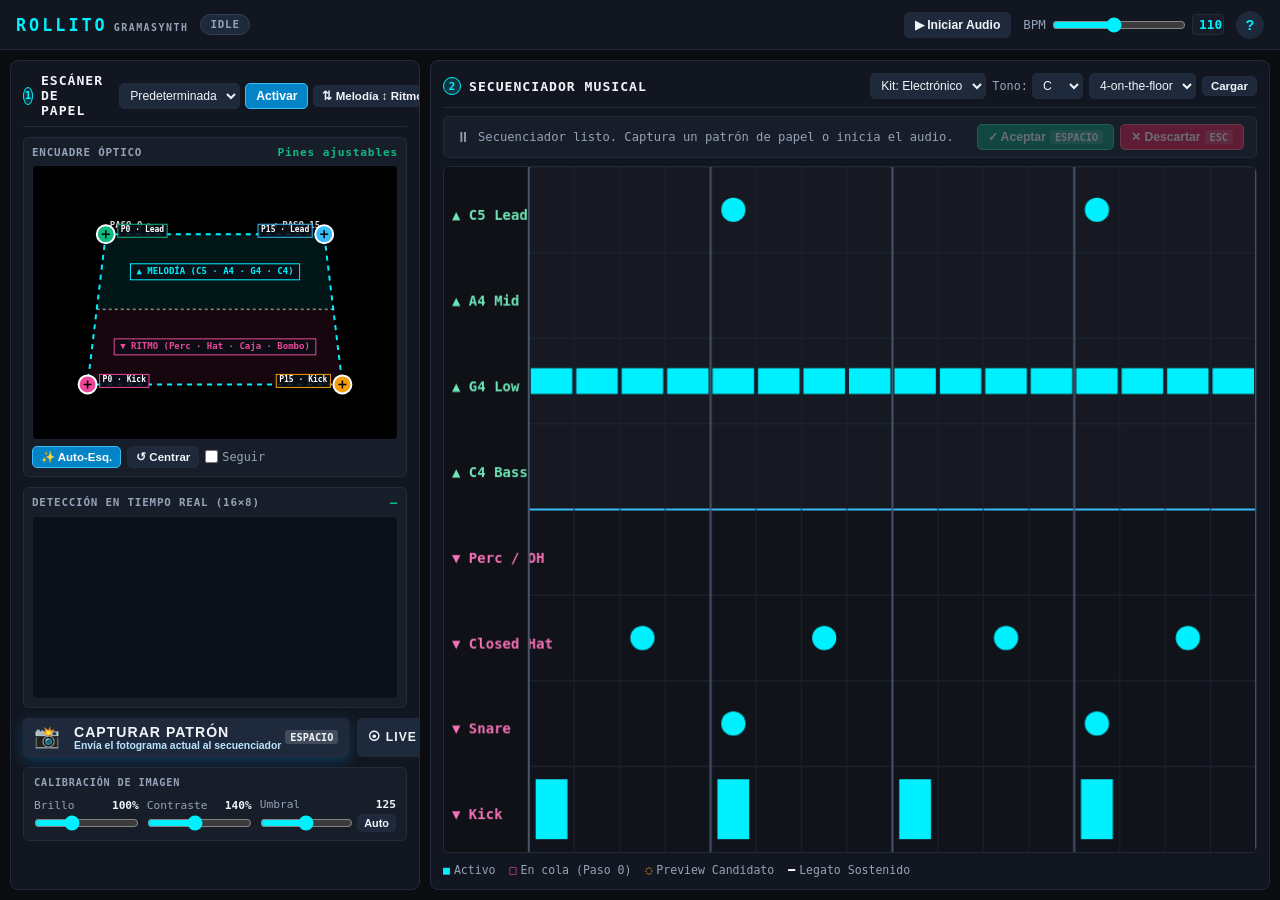
<file: src/index.html>
<!DOCTYPE html>
<html lang="es">
<head>
  <meta charset="UTF-8">
  <meta name="viewport" content="width=device-width, initial-scale=1.0">
  <title>ROLLITO — Gramasynth</title>
  <link rel="stylesheet" href="css/style.css">
</head>
<body>

  <!-- CABECERA SUPERIOR: IDENTIDAD + ESTADO + TRANSPORTE MAESTRO -->
  <header>
    <div class="brand">
      <div class="brand-text">
        <h1>ROLLITO</h1>
        <span class="brand-sub">GRAMASYNTH</span>
      </div>
      <span id="statusBadge" class="status-badge status-idle">IDLE</span>
    </div>

    <!-- Transporte Maestro de Audio -->
    <div class="master-transport">
      <button id="btnPlay" class="btn btn-play">▶ Iniciar Audio</button>
      <div class="tempo-control">
        <label for="bpmSlider">BPM</label>
        <input type="range" id="bpmSlider" min="50" max="180" value="110">
        <span id="bpmVal" class="val-badge">110</span>
      </div>
      <button id="btnHelp" class="btn btn-help" title="Ayuda e información del proyecto">?</button>
    </div>
  </header>

  <main>

    <!-- COLUMNA IZQUIERDA: ESCÁNER ÓPTICO Y CAPTURA -->
    <section class="panel panel-left" id="panelCamera">
      <div class="panel-header">
        <div class="panel-title-wrap">
          <span class="step-num">1</span>
          <h2>Escáner de Papel</h2>
        </div>
        <div class="camera-actions">
          <select id="cameraSelect" title="Dispositivo de video"><option value="">Predeterminada</option></select>
          <button id="btnCamera" class="btn btn-primary">Activar</button>
          <button id="btnFlipV" class="btn btn-sm" title="Invertir Arriba/Abajo (Melodía ↕ Ritmo)">⇅ Melodía ↕ Ritmo</button>
          <button id="btnMirror" class="btn btn-sm" title="Invertir Tiempo (Paso 0 ↔ 15)">⇄ Paso 0 ↔ 15</button>
          <button id="btnInvert" class="btn btn-sm" title="Invertir colores (positivo/negativo)">⬛ Invertir</button>
        </div>
      </div>

      <!-- 1.1 Viewport de Video + Pines interactivos (100% despejado) -->
      <div class="camera-box">
        <div class="box-header">
          <span class="box-title">ENCUADRE ÓPTICO</span>
          <span id="cornerDetectStatus" class="status-text">Pines ajustables</span>
        </div>
        <div class="camera-viewport">
          <video id="webcam" playsinline autoplay muted></video>
          <canvas id="pinCanvas" class="corner-pin-canvas"></canvas>
        </div>
        <div class="box-toolbar">
          <button id="btnAutoCorner" class="btn btn-sm btn-primary">✨ Auto-Esq.</button>
          <button id="btnResetPins" class="btn btn-sm">↺ Centrar</button>
          <label class="toggle-label">
            <input type="checkbox" id="autoTrackCheck"> Seguir
          </label>
        </div>
      </div>

      <!-- Canvas de trabajo oculto (para rectificación matemática de homografía) -->
      <canvas id="rectifiedCanvas" class="offscreen-canvas" width="480" height="240"></canvas>

      <!-- 1.2 Previsualización Digital en Vivo (Tarjeta dedicada, no inset) -->
      <div class="preview-box">
        <div class="box-header">
          <span class="box-title">DETECCIÓN EN TIEMPO REAL (16×8)</span>
          <span id="confidenceMeter" class="confidence-text">—</span>
        </div>
        <div class="processed-viewport">
          <canvas id="processedCanvas" class="processed-canvas" width="480" height="240"></canvas>
        </div>
      </div>

      <!-- 1.3 BOTÓN PRINCIPAL DE CAPTURA + MODO LIVE -->
      <div class="capture-row">
        <button id="btnCapture" class="btn btn-capture">
          <span class="capture-icon">📸</span>
          <div class="capture-text-wrap">
            <span class="capture-title">CAPTURAR PATRÓN</span>
            <span class="capture-desc">Envía el fotograma actual al secuenciador</span>
          </div>
          <span class="badge-key">ESPACIO</span>
        </button>
        <button id="btnLiveMode" class="btn btn-live" title="Modo en vivo: aplica el patrón detectado automáticamente en cada compás">
          ⦿ LIVE
        </button>
      </div>

      <!-- 1.4 Calibración de Imagen y Filtros -->
      <div class="calibration-box">
        <div class="box-title-sm">CALIBRACIÓN DE IMAGEN</div>
        <div class="sliders-grid">
          <div class="slider-field">
            <div class="slider-head"><span>Brillo</span><span id="brightnessVal">100%</span></div>
            <input type="range" id="brightnessSlider" min="50" max="200" value="100">
          </div>
          <div class="slider-field">
            <div class="slider-head"><span>Contraste</span><span id="contrastVal">140%</span></div>
            <input type="range" id="contrastSlider" min="50" max="250" value="140">
          </div>
          <div class="slider-field">
            <div class="slider-head"><span>Umbral</span><span id="thresholdVal">125</span></div>
            <div class="input-with-btn">
              <input type="range" id="thresholdSlider" min="30" max="220" value="125">
              <button id="btnAutoThreshold" class="btn btn-xs" title="Auto-umbral Otsu">Auto</button>
            </div>
          </div>
        </div>
      </div>
    </section>

    <!-- COLUMNA DERECHA: SECUENCIADOR Y MOTOR MUSICAL -->
    <section class="panel panel-right sequencer-panel">
      <!-- 2.1 Cabecera del Secuenciador y Selección de Instrumento -->
      <div class="panel-header">
        <div class="panel-title-wrap">
          <span class="step-num">2</span>
          <h2>Secuenciador Musical</h2>
        </div>
        <div class="sequencer-settings">
          <select id="kitSelect" title="Kit de percusión">
            <option value="electronic">Kit: Electrónico</option>
            <option value="acoustic">Kit: Acústico</option>
            <option value="lofi">Kit: Lo-Fi</option>
            <option value="8bit">Kit: 8-bit</option>
          </select>
          <div class="setting-item">
            <label for="rootNoteSelect">Tono:</label>
            <select id="rootNoteSelect" title="Tono pentatónico">
              <option value="0">C</option>
              <option value="1">C#</option>
              <option value="2">D</option>
              <option value="3">D#</option>
              <option value="4">E</option>
              <option value="5">F</option>
              <option value="6">F#</option>
              <option value="7">G</option>
              <option value="8">G#</option>
              <option value="9">A</option>
              <option value="10">A#</option>
              <option value="11">B</option>
            </select>
          </div>
          <select id="templateSelect" title="Plantillas prediseñadas">
            <option value="template_01">4-on-the-floor</option>
            <option value="template_02">Síncopa</option>
            <option value="template_03">Ambient</option>
            <option value="template_04">Acid</option>
            <option value="template_05">3/4</option>
          </select>
          <button id="btnLoadTemplate" class="btn btn-sm">Cargar</button>
        </div>
      </div>

      <!-- 2.2 Banner Dinámico de Candidato y Decisión -->
      <div id="candidateBanner" class="candidate-banner state-idle">
        <div class="banner-message">
          <span id="bannerIcon" class="banner-icon">⏸</span>
          <span id="bannerText" class="banner-text">Secuenciador listo. Captura un patrón de papel o inicia el audio.</span>
        </div>
        <div class="banner-actions">
          <button id="btnAccept" class="btn btn-accept" disabled>✓ Aceptar <span class="badge-key">ESPACIO</span></button>
          <button id="btnDiscard" class="btn btn-discard" disabled>✕ Descartar <span class="badge-key">ESC</span></button>
        </div>
      </div>

      <!-- 2.3 Grilla del Secuenciador (Ocupa toda la altura elástica) -->
      <div class="sequencer-canvas-wrap">
        <canvas id="sequencerCanvas" class="sequencer-canvas"></canvas>
      </div>

      <!-- 2.4 Leyenda de Colores y Notación Tangible -->
      <div class="sequencer-footer">
        <div class="legend">
          <span class="legend-item"><strong style="color:var(--accent-cyan);">■</strong> Activo</span>
          <span class="legend-item"><strong style="color:var(--accent-magenta);">□</strong> En cola (Paso 0)</span>
          <span class="legend-item"><strong style="color:var(--accent-amber);">◌</strong> Preview Candidato</span>
          <span class="legend-item"><strong style="color:#ffffff;">━</strong> Legato Sostenido</span>
        </div>
      </div>
    </section>

  </main>

  <!-- MODAL DE AYUDA Y SOBRE EL PROYECTO -->
  <div id="helpModal" class="modal-backdrop" style="display: none;">
    <div class="modal-card">
      <div class="modal-header">
        <div class="modal-title-wrap">
          <h2>ROLLITO // Gramasynth</h2>
          <span class="modal-subtitle">Ecosistema electroacústico POSNETES</span>
        </div>
        <button id="btnCloseHelp" class="btn btn-close" title="Cerrar modal">✕</button>
      </div>

      <div class="modal-body">
        <section class="modal-section">
          <h3>¿Qué es este proyecto?</h3>
          <p>
            ROLLITO es una interfaz tangible que transforma partituras gráficas y trazos dibujados a mano sobre rollos de papel térmico (58&nbsp;mm) en música electrónica en tiempo real.
          </p>
          <p>
            Mediante una cámara web y algoritmos de visión artificial, rectifica la perspectiva del papel, binariza el contraste de la tinta y mapea una matriz de <strong>16 pasos de tiempo × 8 pistas de sonido</strong> (4 melódicas y 4 de batería), sincronizándola en el compás sin cortar la música.
          </p>
        </section>

        <section class="modal-section">
          <h3>¿Cómo se usa?</h3>
          <ol class="help-steps">
            <li><strong>Encuadre:</strong> Coloca el papel bajo la cámara y mueve los 4 pines de esquina sobre los marcadores del papel (o pulsa <em>✨ Auto-Esq.</em>).</li>
            <li><strong>Orientación:</strong> La mitad superior (Cyan) corresponde a <strong>Melodía</strong> (notas C5 a C4) y la inferior (Magenta) a <strong>Ritmo</strong> (batería). Si tu papel quedó invertido, pulsa <strong>⇅ Melodía ↕ Ritmo</strong>.</li>
            <li><strong>Calibración:</strong> En la caja <em>Detección en tiempo real</em> verifica que tus trazos se lean como notas. Puedes ajustar los sliders de <em>Brillo</em>, <em>Contraste</em> y <em>Umbral</em>.</li>
            <li><strong>Captura:</strong> Presiona el botón grande <strong>📸 CAPTURAR PATRÓN</strong> o toca la barra <kbd>ESPACIO</kbd>.</li>
            <li><strong>Decisión:</strong> El patrón pasará al secuenciador en color ámbar. Presiona <strong>✓ Aceptar</strong> (<kbd>ESPACIO</kbd>) para sincronizarlo al paso 0 del próximo compás, o <strong>✕ Descartar</strong> (<kbd>ESC</kbd>).</li>
            <li><strong>Interpretación:</strong> Puedes cambiar el tempo (BPM), el kit de batería (Electrónico, Acústico, Lo-Fi, 8-bit), la tonalidad o tocar cualquier celda con el mouse para editar en vivo.</li>
          </ol>
        </section>

        <section class="modal-section">
          <h3>Atajos de teclado</h3>
          <ul class="help-shortcuts">
            <li><span class="badge-key">ESPACIO</span> Captura el fotograma actual / Acepta el candidato si ya está en preview.</li>
            <li><span class="badge-key">ESC</span> Descarta el candidato en preview / Cierra esta ventana.</li>
          </ul>
        </section>

        <section class="modal-section modal-repo-section">
          <h3>Repositorio y código fuente</h3>
          <p>Desarrollo libre y abierto de código, esquemas de impresión térmica y aplicación Android:</p>
          <a href="https://github.com/vlasvlasvlas/gramasynth" target="_blank" rel="noopener noreferrer" class="repo-link">
            <svg width="18" height="18" viewBox="0 0 24 24" fill="currentColor">
              <path d="M12 0C5.37 0 0 5.37 0 12c0 5.31 3.435 9.795 8.205 11.385.6.105.825-.255.825-.57 0-.285-.015-1.23-.015-2.235-3.015.555-3.795-.735-4.035-1.41-.135-.345-.72-1.41-1.23-1.695-.42-.225-1.02-.78-.015-.795.945-.015 1.62.87 1.845 1.23 1.08 1.815 2.805 1.305 3.495.99.105-.78.42-1.305.765-1.605-2.67-.3-5.46-1.335-5.46-5.925 0-1.305.465-2.385 1.23-3.225-.12-.3-.54-1.53.12-3.18 0 0 1.005-.315 3.3 1.23.96-.27 1.98-.405 3-.405s2.04.135 3 .405c2.295-1.56 3.3-1.23 3.3-1.23.66 1.65.24 2.88.12 3.18.765.84 1.23 1.905 1.23 3.225 0 4.605-2.805 5.625-5.475 5.925.435.375.81 1.095.81 2.22 0 1.605-.015 2.895-.015 3.3 0 .315.225.69.825.57A12.02 12.02 0 0024 12c0-6.63-5.37-12-12-12z"/>
            </svg>
            <span>github.com/vlasvlasvlas/gramasynth</span>
          </a>
        </section>
      </div>
    </div>
  </div>

  <script type="module" src="js/app.js"></script>
</body>
</html>
</file>
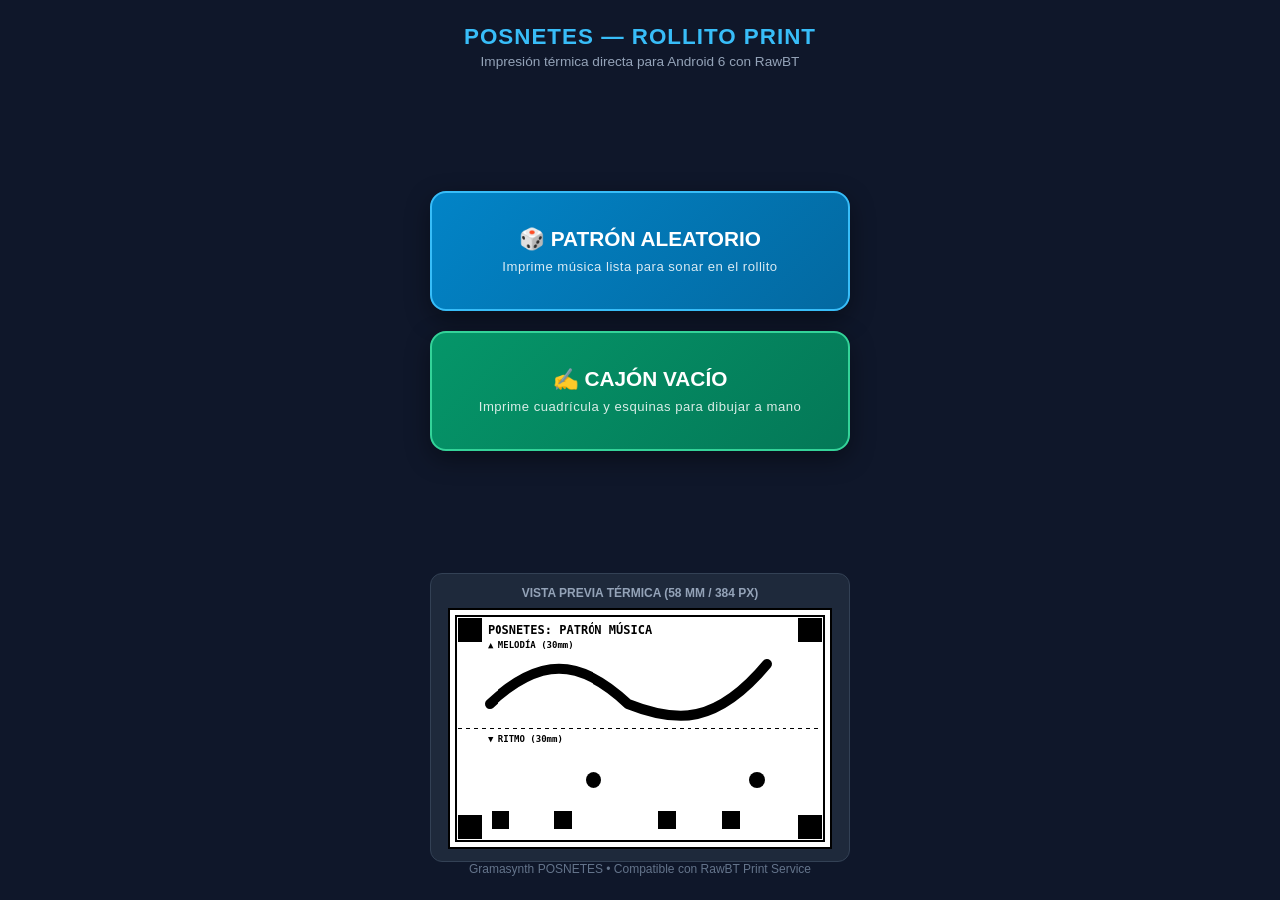
<file: physical/pos_print.html>
<!DOCTYPE html>
<html lang="es">
<head>
  <meta charset="UTF-8">
  <meta name="viewport" content="width=device-width, initial-scale=1.0, maximum-scale=1.0, user-scalable=no">
  <title>POSNETES — Impresora Térmica Rollito</title>
  <link rel="manifest" href="manifest.json">
  <meta name="theme-color" content="#0f172a">
  <meta name="mobile-web-app-capable" content="yes">
  <meta name="apple-mobile-web-app-capable" content="yes">
  <style>
    * {
      box-sizing: border-box;
      margin: 0;
      padding: 0;
      -webkit-tap-highlight-color: transparent;
    }
    body {
      font-family: -apple-system, BlinkMacSystemFont, "Segoe UI", Roboto, sans-serif;
      background: #0f172a;
      color: #f8fafc;
      min-height: 100vh;
      display: flex;
      flex-direction: column;
      align-items: center;
      justify-content: space-between;
      padding: 16px;
    }
    header {
      text-align: center;
      margin-top: 8px;
    }
    h1 {
      font-size: 1.4rem;
      letter-spacing: 1px;
      color: #38bdf8;
    }
    p.subtitle {
      font-size: 0.85rem;
      color: #94a3b8;
      margin-top: 4px;
    }

    .button-container {
      width: 100%;
      max-width: 420px;
      display: flex;
      flex-direction: column;
      gap: 20px;
      margin: auto 0;
    }

    /* 2 BOTONES GIGANTES TOUCH */
    .btn-pos {
      width: 100%;
      height: 120px;
      border: none;
      border-radius: 16px;
      font-size: 1.3rem;
      font-weight: 800;
      color: #ffffff;
      display: flex;
      flex-direction: column;
      align-items: center;
      justify-content: center;
      gap: 8px;
      box-shadow: 0 8px 24px rgba(0, 0, 0, 0.4);
      cursor: pointer;
      transition: transform 0.1s, opacity 0.2s;
    }
    .btn-pos:active {
      transform: scale(0.97);
      opacity: 0.9;
    }

    .btn-random {
      background: linear-gradient(135deg, #0284c7 0%, #0369a1 100%);
      border: 2px solid #38bdf8;
    }
    .btn-empty {
      background: linear-gradient(135deg, #059669 0%, #047857 100%);
      border: 2px solid #34d399;
    }

    .btn-subtext {
      font-size: 0.82rem;
      font-weight: 500;
      opacity: 0.85;
      letter-spacing: 0.5px;
    }

    .preview-box {
      width: 100%;
      max-width: 420px;
      background: #1e293b;
      border-radius: 12px;
      padding: 12px;
      display: flex;
      flex-direction: column;
      align-items: center;
      border: 1px solid #334155;
    }
    .preview-box span {
      font-size: 0.75rem;
      color: #94a3b8;
      margin-bottom: 8px;
      text-transform: uppercase;
      font-weight: 600;
    }
    canvas#thermalCanvas {
      width: 100%;
      max-width: 384px;
      height: auto;
      border: 2px solid #000;
      background: #fff;
      image-rendering: pixelated;
    }

    footer {
      font-size: 0.75rem;
      color: #64748b;
      text-align: center;
      margin-bottom: 8px;
    }
    footer a {
      color: #38bdf8;
      text-decoration: none;
    }

    /* Modal o toast de estado */
    #statusToast {
      position: fixed;
      bottom: 24px;
      background: #0284c7;
      color: #fff;
      padding: 10px 20px;
      border-radius: 9999px;
      font-size: 0.9rem;
      font-weight: bold;
      box-shadow: 0 4px 16px rgba(0,0,0,0.4);
      display: none;
      z-index: 100;
    }
  </style>
</head>
<body>

  <header>
    <h1>POSNETES — ROLLITO PRINT</h1>
    <p class="subtitle">Impresión térmica directa para Android 6 con RawBT</p>
  </header>

  <div class="button-container">
    <!-- BOTÓN 1: PATRÓN ALEATORIO / TEMPLATE -->
    <button class="btn-pos btn-random" id="btnPrintRandom">
      <span>🎲 PATRÓN ALEATORIO</span>
      <span class="btn-subtext">Imprime música lista para sonar en el rollito</span>
    </button>

    <!-- BOTÓN 2: CAJÓN VACÍO PARA DIBUJAR -->
    <button class="btn-pos btn-empty" id="btnPrintEmpty">
      <span>✍️ CAJÓN VACÍO</span>
      <span class="btn-subtext">Imprime cuadrícula y esquinas para dibujar a mano</span>
    </button>
  </div>

  <div class="preview-box">
    <span>Vista previa térmica (58 mm / 384 px)</span>
    <!-- Canvas que dibuja el bloque térmico en 384x240 px (ancho exacto papel 58mm) -->
    <canvas id="thermalCanvas" width="384" height="240"></canvas>
  </div>

  <footer>
    Gramasynth POSNETES • Compatible con RawBT Print Service
  </footer>

  <div id="statusToast">Enviando a RawBT...</div>

  <script>
    const canvas = document.getElementById('thermalCanvas');
    const ctx = canvas.getContext('2d');
    const statusToast = document.getElementById('statusToast');

    function showToast(msg) {
      statusToast.textContent = msg;
      statusToast.style.display = 'block';
      setTimeout(() => {
        statusToast.style.display = 'none';
      }, 2500);
    }

    // Dibujar bloque térmico (384 px de ancho x 240 px de alto)
    // 384 px a 203 DPI = ~48 mm útiles de impresión en rollo de 58 mm
    function drawThermalBlock(isRandom = false) {
      const w = canvas.width;  // 384 px
      const h = canvas.height; // 240 px

      // Fondo blanco térmico
      ctx.fillStyle = '#ffffff';
      ctx.fillRect(0, 0, w, h);

      // Borde exterior negro punteado de corte
      ctx.strokeStyle = '#000000';
      ctx.lineWidth = 2;
      ctx.strokeRect(6, 6, w - 12, h - 12);

      // 4 MARCADORES ÓPTICOS EN LAS ESQUINAS (cuadrados negros sólidos de 24x24 px = ~3mm)
      ctx.fillStyle = '#000000';
      const mSize = 24;
      ctx.fillRect(8, 8, mSize, mSize);                     // Top-Left
      ctx.fillRect(w - 8 - mSize, 8, mSize, mSize);          // Top-Right
      ctx.fillRect(8, h - 8 - mSize, mSize, mSize);          // Bottom-Left
      ctx.fillRect(w - 8 - mSize, h - 8 - mSize, mSize, mSize);// Bottom-Right

      // Línea divisoria central Y = 120 (30 mm Melodía, 30 mm Ritmo)
      ctx.lineWidth = 2;
      ctx.setLineDash([4, 4]);
      ctx.beginPath();
      ctx.moveTo(8, h / 2);
      ctx.lineTo(w - 8, h / 2);
      ctx.stroke();
      ctx.setLineDash([]);

      // Títulos del bloque
      ctx.font = 'bold 12px monospace';
      ctx.textAlign = 'left';
      ctx.fillText(isRandom ? 'POSNETES: PATRÓN MÚSICA' : 'POSNETES: CAJÓN LIBRE', 38, 24);

      ctx.font = 'bold 9px monospace';
      ctx.fillText('▲ MELODÍA (30mm)', 38, 38);
      ctx.fillText('▼ RITMO (30mm)', 38, 134);

      if (!isRandom) {
        // ========== MODO CAJÓN VACÍO: GUÍAS SUAVES ==========
        // Carriles de altura melódica
        ctx.strokeStyle = '#bbbbbb';
        ctx.lineWidth = 1;
        [52, 70, 88, 106].forEach(y => {
          ctx.beginPath();
          ctx.moveTo(38, y);
          ctx.lineTo(w - 38, y);
          ctx.stroke();
        });

        // Carriles de ritmo
        [148, 168, 192, 214].forEach(y => {
          ctx.beginPath();
          ctx.moveTo(38, y);
          ctx.lineTo(w - 38, y);
          ctx.stroke();
        });

        // Líneas tenues de 4 tiempos (compás)
        ctx.setLineDash([2, 4]);
        const stepW = (w - 76) / 4;
        for (let i = 1; i < 4; i++) {
          const x = 38 + i * stepW;
          ctx.beginPath();
          ctx.moveTo(x, 42);
          ctx.lineTo(x, h - 20);
          ctx.stroke();
        }
        ctx.setLineDash([]);
      } else {
        // ========== MODO PATRÓN ALEATORIO: DIBUJAR MÚSICA EXPRESIVA ==========
        const styles = ['horizon', 'wave', 'acid', 'drops'];
        const chosenStyle = styles[Math.floor(Math.random() * styles.length)];

        if (chosenStyle === 'horizon') {
          // Línea horizontal continua gruesa (Sustain Pad)
          ctx.fillStyle = '#000000';
          const padY = 70 + Math.floor(Math.random() * 2) * 20;
          ctx.fillRect(40, padY, w - 80, 12); // Barra gruesa continua

          // Bombos 4-on-the-floor abajo
          const beatW = (w - 76) / 4;
          for (let b = 0; b < 4; b++) {
            const bx = 42 + b * beatW;
            ctx.fillRect(bx, 204, 20, 18); // Bombo
            if (b === 1 || b === 3) {
              ctx.beginPath();
              ctx.arc(bx + 10, 172, 8, 0, Math.PI * 2); // Caja
              ctx.fill();
            }
          }
        } else if (chosenStyle === 'wave') {
          // Onda / Montaña rusa continua (Arpegio fluido)
          ctx.strokeStyle = '#000000';
          ctx.lineWidth = 10;
          ctx.lineCap = 'round';
          ctx.beginPath();
          ctx.moveTo(40, 95);
          ctx.bezierCurveTo(90, 48, 130, 48, 180, 95);
          ctx.bezierCurveTo(230, 115, 270, 115, 320, 55);
          ctx.stroke();

          // Ritmo quebrado abajo
          ctx.fillStyle = '#000000';
          [42, 105, 210, 275].forEach(x => {
            ctx.fillRect(x, 204, 18, 18);
          });
          [145, 310].forEach(x => {
            ctx.beginPath();
            ctx.arc(x, 172, 8, 0, Math.PI * 2);
            ctx.fill();
          });
        } else if (chosenStyle === 'acid') {
          // Tobogán / Glissando diagonal + acentos verticales
          ctx.strokeStyle = '#000000';
          ctx.lineWidth = 9;
          ctx.lineCap = 'round';
          ctx.beginPath();
          ctx.moveTo(42, 55);
          ctx.lineTo(140, 105);
          ctx.moveTo(200, 105);
          ctx.lineTo(310, 55);
          ctx.stroke();

          // Acentos verticales gruesos
          ctx.fillStyle = '#000000';
          ctx.fillRect(160, 52, 10, 55);
          ctx.fillRect(330, 52, 10, 55);

          // Bombos continuos
          for (let b = 0; b < 4; b++) {
            ctx.fillRect(42 + b * 72, 204, 20, 18);
          }
        } else {
          // Lluvia de gotas (Staccato)
          ctx.fillStyle = '#000000';
          for (let g = 0; g < 14; g++) {
            const gx = 45 + Math.random() * (w - 90);
            const gy = 52 + Math.random() * 54;
            ctx.beginPath();
            ctx.arc(gx, gy, 7, 0, Math.PI * 2);
            ctx.fill();
          }
          // Ritmo de gotas abajo
          for (let g = 0; g < 8; g++) {
            const gx = 45 + Math.random() * (w - 90);
            const gy = 150 + Math.random() * 64;
            ctx.beginPath();
            ctx.arc(gx, gy, 8, 0, Math.PI * 2);
            ctx.fill();
          }
        }
      }
    }

    // Enviar imagen a RawBT mediante Android Intent URL
    function printCanvasWithRawBT() {
      showToast('Enviando a impresora Bluetooth...');

      // Convertir canvas a PNG Base64
      const dataUrl = canvas.toDataURL('image/png');
      const base64Data = dataUrl.split(',')[1];

      // Formato oficial de Android Intent para RawBT:
      // intent:base64#Intent;scheme=rawbt;package=ru.a402412.rawbt;end
      const intentUrl = `intent:${base64Data}#Intent;scheme=rawbt;package=ru.a402412.rawbt;S.browser_fallback_url=https%3A%2F%2Frawbt.ru;end`;

      // Intentar abrir el intent directamente en Android
      window.location.href = intentUrl;
    }

    // Eventos de botones
    document.getElementById('btnPrintRandom').addEventListener('click', () => {
      drawThermalBlock(true);
      setTimeout(printCanvasWithRawBT, 150);
    });

    document.getElementById('btnPrintEmpty').addEventListener('click', () => {
      drawThermalBlock(false);
      setTimeout(printCanvasWithRawBT, 150);
    });

    // Dibujo inicial de vista previa
    drawThermalBlock(true);
  </script>
</body>
</html>
</file>
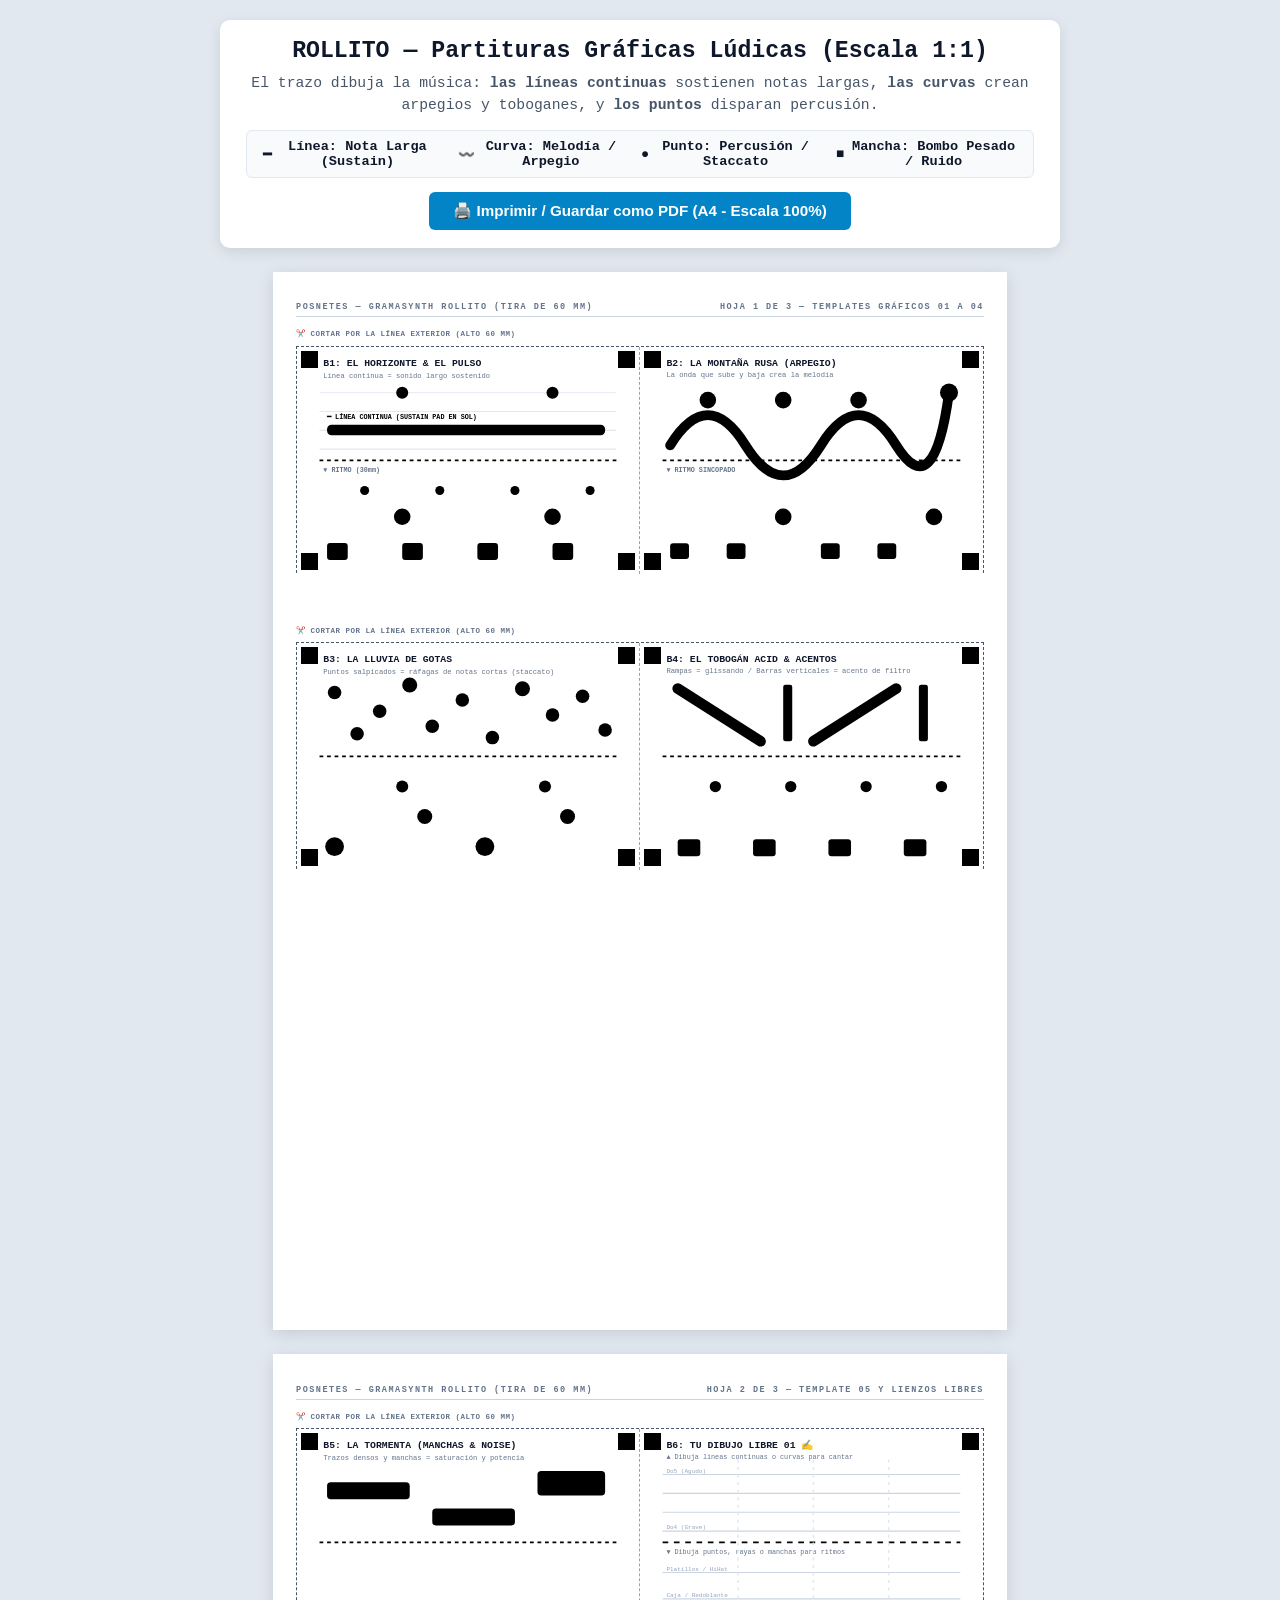
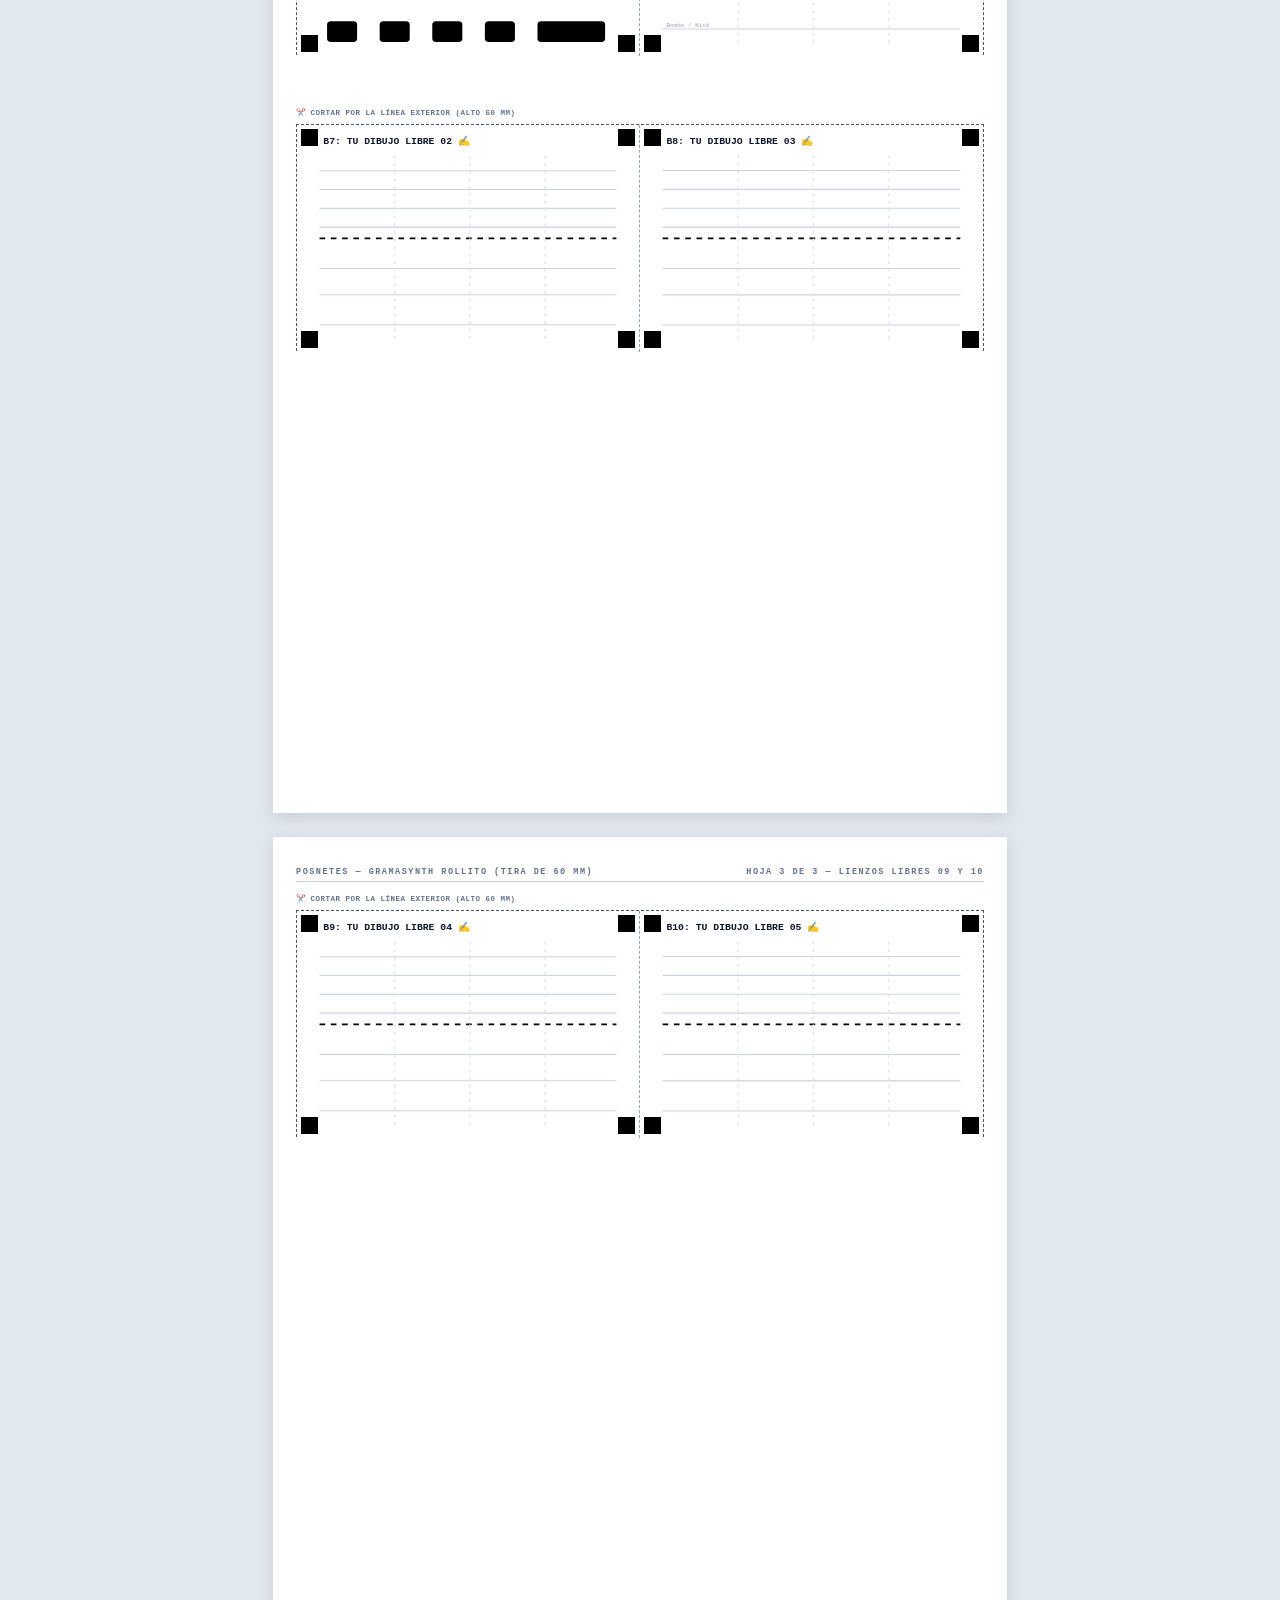
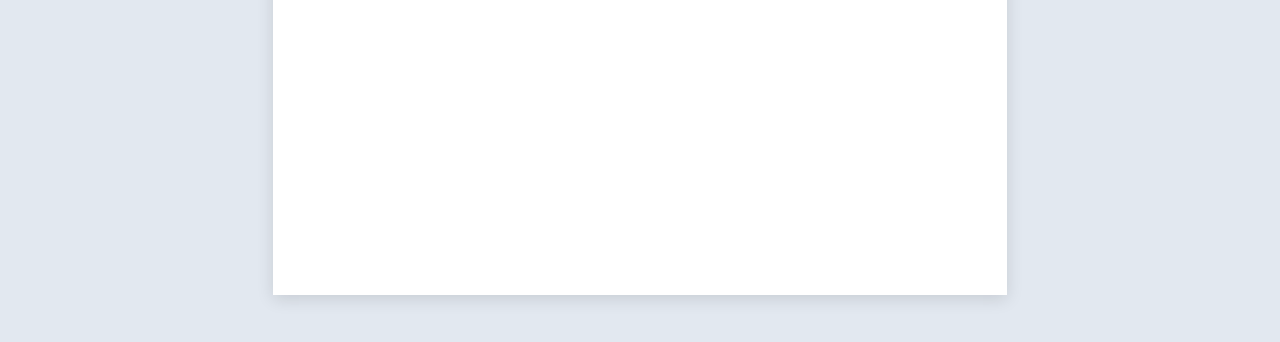
<file: physical/print.html>
<!DOCTYPE html>
<html lang="es">
<head>
  <meta charset="UTF-8">
  <title>ROLLITO — Partituras Gráficas Lúdicas (Escala 1:1)</title>
  <style>
    @page {
      size: A4 portrait;
      margin: 8mm;
    }
    * {
      box-sizing: border-box;
      margin: 0;
      padding: 0;
    }
    body {
      font-family: -apple-system, BlinkMacSystemFont, "Segoe UI", Roboto, monospace;
      background: #e2e8f0;
      color: #0f172a;
      display: flex;
      flex-direction: column;
      align-items: center;
      padding: 20px;
    }
    .no-print {
      background: #fff;
      padding: 18px 26px;
      border-radius: 10px;
      margin-bottom: 24px;
      box-shadow: 0 4px 14px rgba(0,0,0,0.1);
      max-width: 840px;
      width: 100%;
      text-align: center;
    }
    .no-print h1 {
      font-size: 1.45rem;
      margin-bottom: 8px;
      color: #0f172a;
    }
    .no-print p {
      font-size: 0.92rem;
      color: #475569;
      margin-bottom: 14px;
      line-height: 1.5;
    }
    .legend-bar {
      display: flex;
      justify-content: center;
      gap: 20px;
      background: #f8fafc;
      border: 1px solid #e2e8f0;
      padding: 8px 16px;
      border-radius: 6px;
      margin-bottom: 14px;
      font-size: 0.85rem;
      font-weight: 600;
    }
    .legend-item {
      display: flex;
      align-items: center;
      gap: 6px;
    }
    .btn {
      background: #0284c7;
      color: #fff;
      border: none;
      padding: 10px 24px;
      font-size: 0.95rem;
      font-weight: bold;
      border-radius: 6px;
      cursor: pointer;
    }
    .btn:hover {
      background: #0369a1;
    }

    .page {
      width: 194mm;
      min-height: 280mm;
      background: #fff;
      padding: 8mm 6mm;
      box-shadow: 0 4px 16px rgba(0,0,0,0.12);
      margin-bottom: 24px;
      position: relative;
    }
    .page-header {
      font-size: 8.5px;
      font-weight: bold;
      text-transform: uppercase;
      letter-spacing: 1.5px;
      color: #64748b;
      border-bottom: 1px solid #cbd5e1;
      padding-bottom: 4px;
      margin-bottom: 12px;
      display: flex;
      justify-content: space-between;
    }
    .strip-container {
      display: flex;
      flex-direction: column;
      gap: 14mm;
    }
    .strip-wrapper {
      position: relative;
    }
    .strip-cut-hint {
      font-size: 7.5px;
      font-weight: bold;
      color: #64748b;
      margin-bottom: 2mm;
      letter-spacing: 0.5px;
    }
    .strip {
      width: 182mm;
      height: 60mm;
      border: 1px dashed #475569;
      background: #fff;
      display: flex;
      position: relative;
    }
    .block {
      width: 91mm;
      height: 60mm;
      border-right: 1px dashed #94a3b8;
      position: relative;
      display: flex;
      flex-direction: column;
      background: #ffffff;
    }
    .block:last-child {
      border-right: none;
    }

    /* 4 Marcadores ópticos en las esquinas */
    .marker {
      width: 4.5mm;
      height: 4.5mm;
      background: #000;
      position: absolute;
      z-index: 20;
    }
    .m-tl { top: 1mm; left: 1mm; }
    .m-tr { top: 1mm; right: 1mm; }
    .m-bl { bottom: 1mm; left: 1mm; }
    .m-br { bottom: 1mm; right: 1mm; }

    /* SVG gráfico de cada bloque */
    .block-svg {
      width: 100%;
      height: 100%;
      display: block;
    }

    @media print {
      body {
        background: transparent;
        padding: 0;
      }
      .no-print {
        display: none;
      }
      .page {
        box-shadow: none;
        margin: 0;
        page-break-after: always;
      }
    }
  </style>
</head>
<body>

  <div class="no-print">
    <h1>ROLLITO — Partituras Gráficas Lúdicas (Escala 1:1)</h1>
    <p>
      El trazo dibuja la música: <strong>las líneas continuas</strong> sostienen notas largas, <strong>las curvas</strong> crean arpegios y toboganes, y <strong>los puntos</strong> disparan percusión.
    </p>
    <div class="legend-bar">
      <div class="legend-item"><span>━</span> Línea: Nota Larga (Sustain)</div>
      <div class="legend-item"><span>〰️</span> Curva: Melodía / Arpegio</div>
      <div class="legend-item"><span>●</span> Punto: Percusión / Staccato</div>
      <div class="legend-item"><span>■</span> Mancha: Bombo Pesado / Ruido</div>
    </div>
    <button class="btn" onclick="window.print()">🖨️ Imprimir / Guardar como PDF (A4 - Escala 100%)</button>
  </div>

  <!-- PÁGINA 1: TEMPLATES 01 A 04 -->
  <div class="page">
    <div class="page-header">
      <span>POSNETES — GRAMASYNTH ROLLITO (TIRA DE 60 MM)</span>
      <span>HOJA 1 DE 3 — TEMPLATES GRÁFICOS 01 A 04</span>
    </div>
    <div class="strip-container">

      <!-- Tira 1: Bloque 1 y 2 -->
      <div class="strip-wrapper">
        <div class="strip-cut-hint">✂️ CORTAR POR LA LÍNEA EXTERIOR (ALTO 60 MM)</div>
        <div class="strip">
          
          <!-- BLOQUE 1: EL PULSO Y EL HORIZONTE -->
          <div class="block">
            <div class="marker m-tl"></div><div class="marker m-tr"></div>
            <div class="marker m-bl"></div><div class="marker m-br"></div>
            <svg viewBox="0 0 91 60" class="block-svg">
              <!-- Encabezado -->
              <text x="7" y="5" font-size="2.6" font-weight="bold" fill="#0f172a">B1: EL HORIZONTE & EL PULSO</text>
              <text x="7" y="8" font-size="1.9" fill="#64748b">Línea continua = sonido largo sostenido</text>

              <!-- Carriles guía tenues -->
              <line x1="6" y1="12" x2="85" y2="12" stroke="#e2e8f0" stroke-width="0.3"/>
              <line x1="6" y1="17" x2="85" y2="17" stroke="#e2e8f0" stroke-width="0.3"/>
              <line x1="6" y1="22" x2="85" y2="22" stroke="#e2e8f0" stroke-width="0.3"/>
              <line x1="6" y1="27" x2="85" y2="27" stroke="#e2e8f0" stroke-width="0.3"/>

              <!-- Línea central Melodía / Ritmo (Y = 30mm) -->
              <line x1="6" y1="30" x2="85" y2="30" stroke="#000" stroke-width="0.5" stroke-dasharray="1,1"/>
              <text x="7" y="33" font-size="1.8" font-weight="bold" fill="#64748b">▼ RITMO (30mm)</text>

              <!-- TRAZO LÚDICO SUPERIOR: Una sola línea horizontal continua gruesa (Sustain Pad) -->
              <rect x="8" y="20.5" width="74" height="2.8" rx="1.2" fill="#000"/>
              <text x="8" y="19" font-size="1.8" font-weight="bold" fill="#000">━ LÍNEA CONTINUA (SUSTAIN PAD EN SOL)</text>

              <!-- Gotas melódicas agudas de adorno -->
              <circle cx="28" cy="12" r="1.6" fill="#000"/>
              <circle cx="68" cy="12" r="1.6" fill="#000"/>

              <!-- TRAZO LÚDICO INFERIOR: 4 Bombos contundentes (bloques) + Charles continuos -->
              <!-- Bombos en tiempos 1, 2, 3, 4 -->
              <rect x="8" y="52" width="5.5" height="4.5" rx="0.8" fill="#000"/>
              <rect x="28" y="52" width="5.5" height="4.5" rx="0.8" fill="#000"/>
              <rect x="48" y="52" width="5.5" height="4.5" rx="0.8" fill="#000"/>
              <rect x="68" y="52" width="5.5" height="4.5" rx="0.8" fill="#000"/>

              <!-- Cajas en 2 y 4 -->
              <circle cx="28" cy="45" r="2.2" fill="#000"/>
              <circle cx="68" cy="45" r="2.2" fill="#000"/>

              <!-- Platillos sutiles punteados -->
              <circle cx="18" cy="38" r="1.2" fill="#000"/>
              <circle cx="38" cy="38" r="1.2" fill="#000"/>
              <circle cx="58" cy="38" r="1.2" fill="#000"/>
              <circle cx="78" cy="38" r="1.2" fill="#000"/>
            </svg>
          </div>

          <!-- BLOQUE 2: LA MONTAÑA RUSA (ARPEGIO) -->
          <div class="block">
            <div class="marker m-tl"></div><div class="marker m-tr"></div>
            <div class="marker m-bl"></div><div class="marker m-br"></div>
            <svg viewBox="0 0 91 60" class="block-svg">
              <text x="7" y="5" font-size="2.6" font-weight="bold" fill="#0f172a">B2: LA MONTAÑA RUSA (ARPEGIO)</text>
              <text x="7" y="8" font-size="1.9" fill="#64748b">La onda que sube y baja crea la melodía</text>

              <line x1="6" y1="30" x2="85" y2="30" stroke="#000" stroke-width="0.5" stroke-dasharray="1,1"/>
              <text x="7" y="33" font-size="1.8" font-weight="bold" fill="#64748b">▼ RITMO SINCOPADO</text>

              <!-- TRAZO LÚDICO: Una ola/montaña rusa que sube y baja fluidamente -->
              <path d="M 8 26 Q 18 10, 28 26 T 48 26 T 68 26 T 82 12" fill="none" stroke="#000" stroke-width="2.6" stroke-linecap="round" stroke-linejoin="round"/>
              
              <!-- Nodos destacados en las cumbres y valles -->
              <circle cx="18" cy="14" r="2.2" fill="#000"/>
              <circle cx="38" cy="14" r="2.2" fill="#000"/>
              <circle cx="58" cy="14" r="2.2" fill="#000"/>
              <circle cx="82" cy="12" r="2.4" fill="#000"/>

              <!-- Ritmo quebrado / sincopado abajo -->
              <rect x="8" y="52" width="5" height="4.2" rx="0.8" fill="#000"/>
              <rect x="23" y="52" width="5" height="4.2" rx="0.8" fill="#000"/>
              <rect x="48" y="52" width="5" height="4.2" rx="0.8" fill="#000"/>
              <rect x="63" y="52" width="5" height="4.2" rx="0.8" fill="#000"/>

              <circle cx="38" cy="45" r="2.2" fill="#000"/>
              <circle cx="78" cy="45" r="2.2" fill="#000"/>
            </svg>
          </div>

        </div>
      </div>

      <!-- Tira 2: Bloque 3 y 4 -->
      <div class="strip-wrapper">
        <div class="strip-cut-hint">✂️ CORTAR POR LA LÍNEA EXTERIOR (ALTO 60 MM)</div>
        <div class="strip">

          <!-- BLOQUE 3: LA LLUVIA DE GOTAS (STACCATO) -->
          <div class="block">
            <div class="marker m-tl"></div><div class="marker m-tr"></div>
            <div class="marker m-bl"></div><div class="marker m-br"></div>
            <svg viewBox="0 0 91 60" class="block-svg">
              <text x="7" y="5" font-size="2.6" font-weight="bold" fill="#0f172a">B3: LA LLUVIA DE GOTAS</text>
              <text x="7" y="8" font-size="1.9" fill="#64748b">Puntos salpicados = ráfagas de notas cortas (staccato)</text>

              <line x1="6" y1="30" x2="85" y2="30" stroke="#000" stroke-width="0.5" stroke-dasharray="1,1"/>

              <!-- Nube de gotas melódicas a distintas alturas -->
              <circle cx="10" cy="13" r="1.8" fill="#000"/>
              <circle cx="16" cy="24" r="1.8" fill="#000"/>
              <circle cx="22" cy="18" r="1.8" fill="#000"/>
              <circle cx="30" cy="11" r="2.0" fill="#000"/>
              <circle cx="36" cy="22" r="1.8" fill="#000"/>
              <circle cx="44" cy="15" r="1.8" fill="#000"/>
              <circle cx="52" cy="25" r="1.8" fill="#000"/>
              <circle cx="60" cy="12" r="2.0" fill="#000"/>
              <circle cx="68" cy="19" r="1.8" fill="#000"/>
              <circle cx="76" cy="14" r="1.8" fill="#000"/>
              <circle cx="82" cy="23" r="1.8" fill="#000"/>

              <!-- Gotas rítmicas dispersas abajo -->
              <circle cx="10" cy="54" r="2.5" fill="#000"/>
              <circle cx="28" cy="38" r="1.6" fill="#000"/>
              <circle cx="34" cy="46" r="2.0" fill="#000"/>
              <circle cx="50" cy="54" r="2.5" fill="#000"/>
              <circle cx="66" cy="38" r="1.6" fill="#000"/>
              <circle cx="72" cy="46" r="2.0" fill="#000"/>
            </svg>
          </div>

          <!-- BLOQUE 4: EL TOBOGÁN ACID (GLISSANDO & ACENTOS) -->
          <div class="block">
            <div class="marker m-tl"></div><div class="marker m-tr"></div>
            <div class="marker m-bl"></div><div class="marker m-br"></div>
            <svg viewBox="0 0 91 60" class="block-svg">
              <text x="7" y="5" font-size="2.6" font-weight="bold" fill="#0f172a">B4: EL TOBOGÁN ACID & ACENTOS</text>
              <text x="7" y="8" font-size="1.9" fill="#64748b">Rampas = glissando / Barras verticales = acento de filtro</text>

              <line x1="6" y1="30" x2="85" y2="30" stroke="#000" stroke-width="0.5" stroke-dasharray="1,1"/>

              <!-- Rampa descendente (Tobogán) -->
              <line x1="10" y1="12" x2="32" y2="26" stroke="#000" stroke-width="2.8" stroke-linecap="round"/>
              <!-- Barras verticales de acento (abren filtro resonante) -->
              <rect x="38" y="11" width="2.4" height="15" rx="0.6" fill="#000"/>
              <!-- Rampa ascendente -->
              <line x1="46" y1="26" x2="68" y2="12" stroke="#000" stroke-width="2.8" stroke-linecap="round"/>
              <!-- Barra vertical doble -->
              <rect x="74" y="11" width="2.4" height="15" rx="0.6" fill="#000"/>

              <!-- Base contundente abajo -->
              <rect x="10" y="52" width="6" height="4.5" rx="0.8" fill="#000"/>
              <rect x="30" y="52" width="6" height="4.5" rx="0.8" fill="#000"/>
              <rect x="50" y="52" width="6" height="4.5" rx="0.8" fill="#000"/>
              <rect x="70" y="52" width="6" height="4.5" rx="0.8" fill="#000"/>

              <!-- Contratiempos rápidos -->
              <circle cx="20" cy="38" r="1.5" fill="#000"/>
              <circle cx="40" cy="38" r="1.5" fill="#000"/>
              <circle cx="60" cy="38" r="1.5" fill="#000"/>
              <circle cx="80" cy="38" r="1.5" fill="#000"/>
            </svg>
          </div>

        </div>
      </div>

    </div>
  </div>

  <!-- PÁGINA 2: TEMPLATE 05 Y CAJONES LIBRES 06 A 08 -->
  <div class="page">
    <div class="page-header">
      <span>POSNETES — GRAMASYNTH ROLLITO (TIRA DE 60 MM)</span>
      <span>HOJA 2 DE 3 — TEMPLATE 05 Y LIENZOS LIBRES</span>
    </div>
    <div class="strip-container">

      <!-- Tira 3: Bloque 5 (Tormenta) y Bloque 6 (Lienzo Libre 1) -->
      <div class="strip-wrapper">
        <div class="strip-cut-hint">✂️ CORTAR POR LA LÍNEA EXTERIOR (ALTO 60 MM)</div>
        <div class="strip">

          <!-- BLOQUE 5: LA TORMENTA (TEXTURA / MANCHAS) -->
          <div class="block">
            <div class="marker m-tl"></div><div class="marker m-tr"></div>
            <div class="marker m-bl"></div><div class="marker m-br"></div>
            <svg viewBox="0 0 91 60" class="block-svg">
              <text x="7" y="5" font-size="2.6" font-weight="bold" fill="#0f172a">B5: LA TORMENTA (MANCHAS & NOISE)</text>
              <text x="7" y="8" font-size="1.9" fill="#64748b">Trazos densos y manchas = saturación y potencia</text>

              <line x1="6" y1="30" x2="85" y2="30" stroke="#000" stroke-width="0.5" stroke-dasharray="1,1"/>

              <!-- Bloques densos y líneas de contrapunto -->
              <rect x="8" y="14" width="22" height="4.5" rx="1" fill="#000"/>
              <rect x="36" y="21" width="22" height="4.5" rx="1" fill="#000"/>
              <rect x="64" y="11" width="18" height="6.5" rx="1" fill="#000"/>

              <!-- Redoble denso de percusión abajo -->
              <rect x="8" y="51" width="8" height="5.5" rx="1" fill="#000"/>
              <rect x="22" y="51" width="8" height="5.5" rx="1" fill="#000"/>
              <rect x="36" y="51" width="8" height="5.5" rx="1" fill="#000"/>
              <rect x="50" y="51" width="8" height="5.5" rx="1" fill="#000"/>
              <rect x="64" y="51" width="18" height="5.5" rx="1" fill="#000"/>
            </svg>
          </div>

          <!-- BLOQUE 6: LIENZO LIBRE 01 -->
          <div class="block">
            <div class="marker m-tl"></div><div class="marker m-tr"></div>
            <div class="marker m-bl"></div><div class="marker m-br"></div>
            <svg viewBox="0 0 91 60" class="block-svg">
              <text x="7" y="5" font-size="2.6" font-weight="bold" fill="#0f172a">B6: TU DIBUJO LIBRE 01 ✍️</text>
              <text x="7" y="8" font-size="1.8" fill="#64748b">▲ Dibuja líneas continuas o curvas para cantar</text>

              <!-- Pentagrama gráfico suave para orientar la altura tonal -->
              <g stroke="#cbd5e1" stroke-width="0.3">
                <line x1="6" y1="12" x2="85" y2="12"/>
                <line x1="6" y1="17" x2="85" y2="17"/>
                <line x1="6" y1="22" x2="85" y2="22"/>
                <line x1="6" y1="27" x2="85" y2="27"/>
              </g>
              <text x="7" y="11.5" font-size="1.6" fill="#94a3b8">Do5 (Agudo)</text>
              <text x="7" y="26.5" font-size="1.6" fill="#94a3b8">Do4 (Grave)</text>

              <!-- División central -->
              <line x1="6" y1="30" x2="85" y2="30" stroke="#000" stroke-width="0.5" stroke-dasharray="1.5,1.5"/>
              <text x="7" y="33" font-size="1.8" fill="#64748b">▼ Dibuja puntos, rayas o manchas para ritmos</text>

              <g stroke="#cbd5e1" stroke-width="0.3">
                <line x1="6" y1="38" x2="85" y2="38"/>
                <line x1="6" y1="45" x2="85" y2="45"/>
                <line x1="6" y1="53" x2="85" y2="53"/>
              </g>
              <text x="7" y="37.5" font-size="1.6" fill="#94a3b8">Platillos / HiHat</text>
              <text x="7" y="44.5" font-size="1.6" fill="#94a3b8">Caja / Redoblante</text>
              <text x="7" y="52.5" font-size="1.6" fill="#94a3b8">Bombo / Kick</text>

              <!-- Marcas sutiles de compás (4 tiempos) -->
              <g stroke="#e2e8f0" stroke-width="0.4" stroke-dasharray="0.8,1.2">
                <line x1="26" y1="8" x2="26" y2="58"/>
                <line x1="46" y1="8" x2="46" y2="58"/>
                <line x1="66" y1="8" x2="66" y2="58"/>
              </g>
            </svg>
          </div>

        </div>
      </div>

      <!-- Tira 4: Bloque 7 y 8 (Libres) -->
      <div class="strip-wrapper">
        <div class="strip-cut-hint">✂️ CORTAR POR LA LÍNEA EXTERIOR (ALTO 60 MM)</div>
        <div class="strip">

          <!-- BLOQUE 7: LIENZO LIBRE 02 -->
          <div class="block">
            <div class="marker m-tl"></div><div class="marker m-tr"></div>
            <div class="marker m-bl"></div><div class="marker m-br"></div>
            <svg viewBox="0 0 91 60" class="block-svg">
              <text x="7" y="5" font-size="2.6" font-weight="bold" fill="#0f172a">B7: TU DIBUJO LIBRE 02 ✍️</text>
              <line x1="6" y1="30" x2="85" y2="30" stroke="#000" stroke-width="0.5" stroke-dasharray="1.5,1.5"/>
              <g stroke="#cbd5e1" stroke-width="0.3">
                <line x1="6" y1="12" x2="85" y2="12"/><line x1="6" y1="17" x2="85" y2="17"/>
                <line x1="6" y1="22" x2="85" y2="22"/><line x1="6" y1="27" x2="85" y2="27"/>
                <line x1="6" y1="38" x2="85" y2="38"/><line x1="6" y1="45" x2="85" y2="45"/><line x1="6" y1="53" x2="85" y2="53"/>
              </g>
              <g stroke="#e2e8f0" stroke-width="0.4" stroke-dasharray="0.8,1.2">
                <line x1="26" y1="8" x2="26" y2="58"/><line x1="46" y1="8" x2="46" y2="58"/><line x1="66" y1="8" x2="66" y2="58"/>
              </g>
            </svg>
          </div>

          <!-- BLOQUE 8: LIENZO LIBRE 03 -->
          <div class="block">
            <div class="marker m-tl"></div><div class="marker m-tr"></div>
            <div class="marker m-bl"></div><div class="marker m-br"></div>
            <svg viewBox="0 0 91 60" class="block-svg">
              <text x="7" y="5" font-size="2.6" font-weight="bold" fill="#0f172a">B8: TU DIBUJO LIBRE 03 ✍️</text>
              <line x1="6" y1="30" x2="85" y2="30" stroke="#000" stroke-width="0.5" stroke-dasharray="1.5,1.5"/>
              <g stroke="#cbd5e1" stroke-width="0.3">
                <line x1="6" y1="12" x2="85" y2="12"/><line x1="6" y1="17" x2="85" y2="17"/>
                <line x1="6" y1="22" x2="85" y2="22"/><line x1="6" y1="27" x2="85" y2="27"/>
                <line x1="6" y1="38" x2="85" y2="38"/><line x1="6" y1="45" x2="85" y2="45"/><line x1="6" y1="53" x2="85" y2="53"/>
              </g>
              <g stroke="#e2e8f0" stroke-width="0.4" stroke-dasharray="0.8,1.2">
                <line x1="26" y1="8" x2="26" y2="58"/><line x1="46" y1="8" x2="46" y2="58"/><line x1="66" y1="8" x2="66" y2="58"/>
              </g>
            </svg>
          </div>

        </div>
      </div>

    </div>
  </div>

  <!-- PÁGINA 3: CAJONES LIBRES 09 Y 10 -->
  <div class="page">
    <div class="page-header">
      <span>POSNETES — GRAMASYNTH ROLLITO (TIRA DE 60 MM)</span>
      <span>HOJA 3 DE 3 — LIENZOS LIBRES 09 Y 10</span>
    </div>
    <div class="strip-container">

      <div class="strip-wrapper">
        <div class="strip-cut-hint">✂️ CORTAR POR LA LÍNEA EXTERIOR (ALTO 60 MM)</div>
        <div class="strip">

          <!-- BLOQUE 9: LIENZO LIBRE 04 -->
          <div class="block">
            <div class="marker m-tl"></div><div class="marker m-tr"></div>
            <div class="marker m-bl"></div><div class="marker m-br"></div>
            <svg viewBox="0 0 91 60" class="block-svg">
              <text x="7" y="5" font-size="2.6" font-weight="bold" fill="#0f172a">B9: TU DIBUJO LIBRE 04 ✍️</text>
              <line x1="6" y1="30" x2="85" y2="30" stroke="#000" stroke-width="0.5" stroke-dasharray="1.5,1.5"/>
              <g stroke="#cbd5e1" stroke-width="0.3">
                <line x1="6" y1="12" x2="85" y2="12"/><line x1="6" y1="17" x2="85" y2="17"/>
                <line x1="6" y1="22" x2="85" y2="22"/><line x1="6" y1="27" x2="85" y2="27"/>
                <line x1="6" y1="38" x2="85" y2="38"/><line x1="6" y1="45" x2="85" y2="45"/><line x1="6" y1="53" x2="85" y2="53"/>
              </g>
              <g stroke="#e2e8f0" stroke-width="0.4" stroke-dasharray="0.8,1.2">
                <line x1="26" y1="8" x2="26" y2="58"/><line x1="46" y1="8" x2="46" y2="58"/><line x1="66" y1="8" x2="66" y2="58"/>
              </g>
            </svg>
          </div>

          <!-- BLOQUE 10: LIENZO LIBRE 05 -->
          <div class="block">
            <div class="marker m-tl"></div><div class="marker m-tr"></div>
            <div class="marker m-bl"></div><div class="marker m-br"></div>
            <svg viewBox="0 0 91 60" class="block-svg">
              <text x="7" y="5" font-size="2.6" font-weight="bold" fill="#0f172a">B10: TU DIBUJO LIBRE 05 ✍️</text>
              <line x1="6" y1="30" x2="85" y2="30" stroke="#000" stroke-width="0.5" stroke-dasharray="1.5,1.5"/>
              <g stroke="#cbd5e1" stroke-width="0.3">
                <line x1="6" y1="12" x2="85" y2="12"/><line x1="6" y1="17" x2="85" y2="17"/>
                <line x1="6" y1="22" x2="85" y2="22"/><line x1="6" y1="27" x2="85" y2="27"/>
                <line x1="6" y1="38" x2="85" y2="38"/><line x1="6" y1="45" x2="85" y2="45"/><line x1="6" y1="53" x2="85" y2="53"/>
              </g>
              <g stroke="#e2e8f0" stroke-width="0.4" stroke-dasharray="0.8,1.2">
                <line x1="26" y1="8" x2="26" y2="58"/><line x1="46" y1="8" x2="46" y2="58"/><line x1="66" y1="8" x2="66" y2="58"/>
              </g>
            </svg>
          </div>

        </div>
      </div>

    </div>
  </div>

</body>
</html>
</file>
<file: src/css/style.css>
:root {
  --bg-color: #0a0c10;
  --panel-bg: #121620;
  --panel-card: #181d2a;
  --border-color: #232b3b;
  --border-focus: #38bdf8;
  --text-main: #f1f5f9;
  --text-muted: #94a3b8;
  --accent-cyan: #00f0ff;
  --accent-magenta: #ec4899;
  --accent-amber: #f59e0b;
  --accent-green: #10b981;
  --accent-red: #f43f5e;
  --header-h: 50px;
}

* { box-sizing: border-box; margin: 0; padding: 0; }

html, body {
  height: 100%;
  overflow: hidden;
}

body {
  font-family: -apple-system, BlinkMacSystemFont, "Segoe UI", Roboto, "Helvetica Neue", monospace;
  background-color: var(--bg-color);
  color: var(--text-main);
  display: flex;
  flex-direction: column;
}

/* ── CABECERA SUPERIOR ───────────────────────────────── */
header {
  height: var(--header-h);
  flex-shrink: 0;
  background: var(--panel-bg);
  border-bottom: 1px solid var(--border-color);
  padding: 0 16px;
  display: flex;
  justify-content: space-between;
  align-items: center;
  gap: 16px;
}

.brand {
  display: flex;
  align-items: center;
  gap: 12px;
}

.brand-text {
  display: flex;
  align-items: baseline;
  gap: 6px;
}

.brand-text h1 {
  font-size: 1.05rem;
  letter-spacing: 3px;
  font-weight: 800;
  color: var(--accent-cyan);
}

.brand-sub {
  font-size: 0.62rem;
  letter-spacing: 1.5px;
  color: var(--text-muted);
  font-weight: 600;
}

.status-badge {
  padding: 3px 9px;
  border-radius: 9999px;
  font-size: 0.68rem;
  font-weight: 700;
  text-transform: uppercase;
  letter-spacing: 0.8px;
}
.status-idle    { background: #1e293b; color: #94a3b8; border: 1px solid #334155; }
.status-running { background: rgba(0, 240, 255, 0.12); color: var(--accent-cyan); border: 1px solid var(--accent-cyan); }
.status-preview { background: rgba(245, 158, 11, 0.15); color: var(--accent-amber); border: 1px solid var(--accent-amber); animation: pulse 1.2s infinite; }
.status-pending { background: rgba(236, 72, 153, 0.15); color: var(--accent-magenta); border: 1px solid var(--accent-magenta); }
@keyframes pulse { 0%,100%{opacity:1} 50%{opacity:.5} }

/* Transporte Maestro */
.master-transport {
  display: flex;
  align-items: center;
  gap: 12px;
}

.btn-play {
  background: #0284c7;
  border: 1px solid #38bdf8;
  color: #fff;
  font-weight: 700;
  padding: 6px 14px;
}
.btn-play:hover { background: #0369a1; }

.tempo-control {
  display: flex;
  align-items: center;
  gap: 6px;
  font-size: 0.78rem;
  color: var(--text-muted);
}
.val-badge {
  font-family: monospace;
  font-size: 0.8rem;
  font-weight: 700;
  color: var(--accent-cyan);
  background: #181d2a;
  padding: 2px 6px;
  border-radius: 4px;
  border: 1px solid var(--border-color);
  min-width: 32px;
  text-align: center;
}

/* ── LAYOUT PRINCIPAL DE DOS PANELES ─────────────────── */
main {
  flex: 1;
  min-height: 0;
  height: 0;
  display: grid;
  grid-template-columns: 410px 1fr;
  gap: 10px;
  padding: 10px;
  overflow: hidden;
}

.panel {
  background: var(--panel-bg);
  border: 1px solid var(--border-color);
  border-radius: 8px;
  display: flex;
  flex-direction: column;
  gap: 10px;
  padding: 12px;
  min-height: 0;
  height: 100%;
  overflow: hidden;
  box-sizing: border-box;
}

.panel-header {
  flex-shrink: 0;
  display: flex;
  justify-content: space-between;
  align-items: center;
  padding-bottom: 8px;
  border-bottom: 1px solid var(--border-color);
  gap: 8px;
}

.panel-title-wrap {
  display: flex;
  align-items: center;
  gap: 8px;
}

.step-num {
  display: inline-flex;
  align-items: center;
  justify-content: center;
  width: 18px;
  height: 18px;
  border-radius: 50%;
  background: rgba(0, 240, 255, 0.15);
  color: var(--accent-cyan);
  font-size: 0.68rem;
  font-weight: 800;
  border: 1px solid var(--accent-cyan);
}

.panel-header h2 {
  font-size: 0.82rem;
  font-weight: 700;
  color: var(--text-main);
  text-transform: uppercase;
  letter-spacing: 1px;
}

/* ── PANEL IZQUIERDO: ESCÁNER Y VISIÓN ────────────────── */
.panel-left {
  overflow-y: auto;
  gap: 10px;
}

.panel-left::-webkit-scrollbar {
  width: 5px;
}
.panel-left::-webkit-scrollbar-track {
  background: transparent;
}
.panel-left::-webkit-scrollbar-thumb {
  background: #232b3b;
  border-radius: 3px;
}
.panel-left::-webkit-scrollbar-thumb:hover {
  background: #334155;
}

.camera-actions {
  display: flex;
  align-items: center;
  gap: 5px;
}

.camera-box, .preview-box, .calibration-box {
  background: var(--panel-card);
  border: 1px solid var(--border-color);
  border-radius: 6px;
  padding: 8px;
  display: flex;
  flex-direction: column;
  gap: 6px;
  flex-shrink: 0;
}

.box-header {
  display: flex;
  justify-content: space-between;
  align-items: center;
  font-size: 0.68rem;
  font-weight: 700;
  letter-spacing: 0.8px;
}

.box-title {
  color: var(--text-muted);
}

.status-text {
  font-size: 0.7rem;
  color: var(--accent-green);
  font-weight: 600;
}

.confidence-text {
  font-size: 0.74rem;
  font-weight: 700;
  color: var(--accent-green);
}

/* Viewport de Cámara Limpio (Sin Insets Obstructivos) */
.camera-viewport {
  position: relative;
  width: 100%;
  aspect-ratio: 4 / 3;
  background: #000;
  border-radius: 4px;
  overflow: hidden;
  border: 1px solid #1a2230;
}

video {
  width: 100%;
  height: 100%;
  object-fit: contain;
  display: block;
}

.corner-pin-canvas {
  position: absolute;
  inset: 0;
  width: 100%;
  height: 100%;
  pointer-events: auto;
  cursor: crosshair;
  touch-action: none;
  z-index: 2;
}

.box-toolbar {
  display: flex;
  align-items: center;
  gap: 6px;
}

/* Previsualización Binarizada Dedicada */
.processed-viewport {
  position: relative;
  width: 100%;
  aspect-ratio: 2 / 1;
  background: #0c101a;
  border-radius: 4px;
  overflow: hidden;
  border: 1px solid #1a2230;
  display: flex;
  align-items: center;
  justify-content: center;
}

.processed-canvas {
  width: 100%;
  height: 100%;
  object-fit: contain;
  display: block;
}

/* Botón Principal de Captura */
.capture-row {
  display: flex;
  gap: 8px;
  flex-shrink: 0;
}

.btn-capture {
  flex: 1;
  display: flex;
  align-items: center;
  justify-content: space-between;
  padding: 10px 14px;
  background: linear-gradient(135deg, #0284c7 0%, #0369a1 100%);
  border: 1px solid #38bdf8;
  border-radius: 6px;
  color: #fff;
  cursor: pointer;
  flex-shrink: 0;
  box-shadow: 0 4px 14px rgba(2, 132, 199, 0.35);
  transition: all 0.15s ease;
  user-select: none;
}

.btn-live {
  display: flex;
  align-items: center;
  justify-content: center;
  padding: 10px 14px;
  background: #1e293b;
  border: 1px solid var(--border-color);
  border-radius: 6px;
  color: var(--text-muted);
  font-weight: 700;
  font-size: 0.8rem;
  letter-spacing: 1px;
  cursor: pointer;
  white-space: nowrap;
  flex-shrink: 0;
  transition: all 0.15s ease;
}
.btn-live:hover { background: #334155; color: var(--text-main); }

.btn-live.live-active {
  background: rgba(236, 72, 153, 0.15);
  border-color: var(--accent-magenta);
  color: var(--accent-magenta);
  box-shadow: 0 0 12px rgba(236, 72, 153, 0.4);
  animation: live-pulse 1s ease-in-out infinite;
}
@keyframes live-pulse {
  0%, 100% { box-shadow: 0 0 8px rgba(236, 72, 153, 0.4); }
  50%       { box-shadow: 0 0 20px rgba(236, 72, 153, 0.7); }
}
.btn-capture:hover {
  background: linear-gradient(135deg, #0369a1 0%, #075985 100%);
  box-shadow: 0 4px 18px rgba(2, 132, 199, 0.5);
  transform: translateY(-1px);
}
.btn-capture:active {
  transform: translateY(1px);
}

.capture-icon {
  font-size: 1.3rem;
}

.capture-text-wrap {
  display: flex;
  flex-direction: column;
  align-items: flex-start;
  flex: 1;
  margin-left: 10px;
}

.capture-title {
  font-size: 0.88rem;
  font-weight: 800;
  letter-spacing: 1px;
}

.capture-desc {
  font-size: 0.65rem;
  color: #bae6fd;
}

/* Calibración de Imagen */
.calibration-box {
  padding: 8px 10px;
}

.box-title-sm {
  font-size: 0.64rem;
  font-weight: 700;
  color: var(--text-muted);
  letter-spacing: 0.8px;
  margin-bottom: 4px;
}

.sliders-grid {
  display: grid;
  grid-template-columns: 1fr 1fr 1.3fr;
  gap: 8px;
  align-items: center;
}

.slider-field {
  display: flex;
  flex-direction: column;
  gap: 3px;
}

.slider-head {
  display: flex;
  justify-content: space-between;
  font-size: 0.7rem;
  color: var(--text-muted);
}
.slider-head span:last-child {
  font-family: monospace;
  color: var(--text-main);
  font-weight: 600;
}

.input-with-btn {
  display: flex;
  align-items: center;
  gap: 4px;
}

/* Hidden working canvas */
.offscreen-canvas {
  position: absolute;
  left: -9999px;
  top: -9999px;
  pointer-events: none;
}

/* ── PANEL DERECHO: SECUENCIADOR MUSICAL ──────────────── */
.sequencer-panel {
  display: flex;
  flex-direction: column;
  gap: 8px;
}

.sequencer-settings {
  display: flex;
  align-items: center;
  gap: 6px;
  flex-wrap: wrap;
}

.setting-item {
  display: flex;
  align-items: center;
  gap: 4px;
  font-size: 0.74rem;
  color: var(--text-muted);
}

/* Banner de Estado y Decisión de Candidato */
.candidate-banner {
  flex-shrink: 0;
  display: flex;
  justify-content: space-between;
  align-items: center;
  padding: 7px 12px;
  border-radius: 6px;
  border: 1px solid var(--border-color);
  background: var(--panel-card);
  gap: 10px;
  transition: all 0.2s ease;
}

.banner-message {
  display: flex;
  align-items: center;
  gap: 8px;
  font-size: 0.76rem;
  color: var(--text-muted);
}

.banner-icon {
  font-size: 0.9rem;
}

.banner-actions {
  display: flex;
  align-items: center;
  gap: 6px;
}

/* Estados del Banner */
.candidate-banner.state-preview {
  background: rgba(245, 158, 11, 0.12);
  border-color: var(--accent-amber);
  box-shadow: 0 0 14px rgba(245, 158, 11, 0.2);
}
.candidate-banner.state-preview .banner-message {
  color: var(--accent-amber);
  font-weight: 600;
}

.candidate-banner.state-pending {
  background: rgba(236, 72, 153, 0.12);
  border-color: var(--accent-magenta);
}
.candidate-banner.state-pending .banner-message {
  color: var(--accent-magenta);
  font-weight: 600;
}

.candidate-banner.state-running {
  background: rgba(0, 240, 255, 0.06);
  border-color: rgba(0, 240, 255, 0.25);
}
.candidate-banner.state-running .banner-message {
  color: #cbd5e1;
}

/* Canvas del Secuenciador (Ocupa todo el espacio elástico vertical) */
.sequencer-canvas-wrap {
  flex: 1;
  min-height: 0;
  height: 0;
  width: 100%;
  position: relative;
  display: flex;
}

.sequencer-canvas {
  width: 100%;
  height: 100%;
  border-radius: 6px;
  border: 1px solid var(--border-color);
  cursor: pointer;
  display: block;
  background: #0f1117;
}

/* Pie del Secuenciador y Leyenda */
.sequencer-footer {
  flex-shrink: 0;
  padding-top: 2px;
}

.legend {
  display: flex;
  gap: 14px;
  font-size: 0.72rem;
  color: var(--text-muted);
  flex-wrap: wrap;
}

.legend-item {
  display: flex;
  align-items: center;
  gap: 4px;
}

/* ── BOTONES Y ENTRADAS GLOBALES ───────────────────────── */
.btn {
  background: #1e293b;
  color: var(--text-main);
  border: 1px solid var(--border-color);
  padding: 5px 10px;
  border-radius: 5px;
  font-size: 0.76rem;
  font-weight: 600;
  cursor: pointer;
  display: inline-flex;
  align-items: center;
  gap: 4px;
  transition: background 0.1s;
  white-space: nowrap;
  user-select: none;
  touch-action: manipulation;
}
.btn:hover:not(:disabled) { background: #334155; }
.btn:disabled { opacity: 0.35; cursor: not-allowed; }

.btn-primary { background: #0284c7; border-color: #38bdf8; color: #fff; }
.btn-primary:hover:not(:disabled) { background: #0369a1; }

.btn-accept  { background: #059669; border-color: #34d399; color: #fff; }
.btn-accept:hover:not(:disabled) { background: #047857; }

.btn-discard { background: #e11d48; border-color: #fb7185; color: #fff; }
.btn-discard:hover:not(:disabled) { background: #be123c; }

.btn-sm { padding: 3px 8px; font-size: 0.72rem; }
.btn-xs { padding: 2px 6px; font-size: 0.68rem; }
.btn-icon { padding: 4px 8px; font-size: 0.82rem; }

.badge-key {
  background: rgba(255, 255, 255, 0.16);
  padding: 1px 5px;
  border-radius: 3px;
  font-size: 0.64rem;
  font-family: monospace;
  font-weight: 700;
}

.toggle-label {
  display: flex;
  align-items: center;
  gap: 4px;
  font-size: 0.74rem;
  cursor: pointer;
  color: var(--text-muted);
}

input[type="range"] {
  accent-color: var(--accent-cyan);
  width: 100%;
}

select {
  background: #1e293b;
  color: var(--text-main);
  border: 1px solid var(--border-color);
  padding: 4px 6px;
  border-radius: 5px;
  font-size: 0.76rem;
}

/* ── RESPONSIVE ───────────────────────────────────────── */
@media (max-width: 950px) {
  html, body { overflow: auto; }
  main {
    grid-template-columns: 1fr;
    height: auto;
  }
  .panel-left { max-height: none; }
  .sequencer-canvas-wrap { height: 380px; }
}

/* ── BOTÓN DE AYUDA Y MODAL ───────────────────────────── */
.btn-help {
  width: 28px;
  height: 28px;
  padding: 0;
  border-radius: 50%;
  justify-content: center;
  font-weight: 800;
  font-size: 0.9rem;
  background: #1e293b;
  border: 1px solid var(--border-color);
  color: var(--accent-cyan);
  transition: all 0.15s ease;
}
.btn-help:hover {
  background: #334155;
  border-color: var(--accent-cyan);
  box-shadow: 0 0 10px rgba(0, 240, 255, 0.3);
}

.modal-backdrop {
  position: fixed;
  inset: 0;
  background: rgba(10, 12, 16, 0.82);
  backdrop-filter: blur(5px);
  -webkit-backdrop-filter: blur(5px);
  display: flex;
  align-items: center;
  justify-content: center;
  z-index: 1000;
  padding: 16px;
  animation: fadeIn 0.15s ease-out;
}
@keyframes fadeIn { from { opacity: 0; } to { opacity: 1; } }

.modal-card {
  background: #141824;
  border: 1px solid #283347;
  border-radius: 10px;
  max-width: 620px;
  width: 100%;
  max-height: 88vh;
  display: flex;
  flex-direction: column;
  box-shadow: 0 16px 40px rgba(0, 0, 0, 0.6), 0 0 1px rgba(0, 240, 255, 0.3);
  overflow: hidden;
}

.modal-header {
  padding: 14px 18px;
  border-bottom: 1px solid #232b3b;
  display: flex;
  justify-content: space-between;
  align-items: center;
  background: #181d2c;
}

.modal-title-wrap h2 {
  font-size: 1.05rem;
  color: var(--accent-cyan);
  letter-spacing: 1px;
  font-weight: 800;
}

.modal-subtitle {
  font-size: 0.7rem;
  color: var(--text-muted);
  letter-spacing: 0.5px;
}

.btn-close {
  background: transparent;
  border: none;
  color: var(--text-muted);
  font-size: 1.1rem;
  padding: 4px 8px;
  cursor: pointer;
  border-radius: 4px;
}
.btn-close:hover {
  background: #232b3b;
  color: #fff;
}

.modal-body {
  padding: 18px;
  overflow-y: auto;
  display: flex;
  flex-direction: column;
  gap: 16px;
  font-size: 0.84rem;
  line-height: 1.55;
  color: #cbd5e1;
}

.modal-body::-webkit-scrollbar {
  width: 5px;
}
.modal-body::-webkit-scrollbar-thumb {
  background: #232b3b;
  border-radius: 3px;
}

.modal-section h3 {
  font-size: 0.85rem;
  text-transform: uppercase;
  letter-spacing: 0.8px;
  color: var(--accent-cyan);
  margin-bottom: 6px;
  font-weight: 700;
}

.modal-section p {
  margin-bottom: 6px;
}

.help-steps {
  margin-left: 18px;
  display: flex;
  flex-direction: column;
  gap: 8px;
}

.help-steps li strong {
  color: var(--text-main);
}

.help-shortcuts {
  list-style: none;
  display: flex;
  flex-direction: column;
  gap: 6px;
}

.help-shortcuts li {
  display: flex;
  align-items: center;
  gap: 8px;
}

.modal-repo-section {
  border-top: 1px solid #232b3b;
  padding-top: 12px;
}

.repo-link {
  display: inline-flex;
  align-items: center;
  gap: 8px;
  background: #1e293b;
  border: 1px solid #334155;
  padding: 8px 14px;
  border-radius: 6px;
  color: #38bdf8;
  text-decoration: none;
  font-weight: 600;
  font-family: monospace;
  font-size: 0.85rem;
  transition: all 0.15s ease;
  margin-top: 6px;
}
.repo-link:hover {
  background: #27354a;
  border-color: #38bdf8;
  color: #fff;
  box-shadow: 0 0 12px rgba(56, 189, 248, 0.25);
}
</file>
